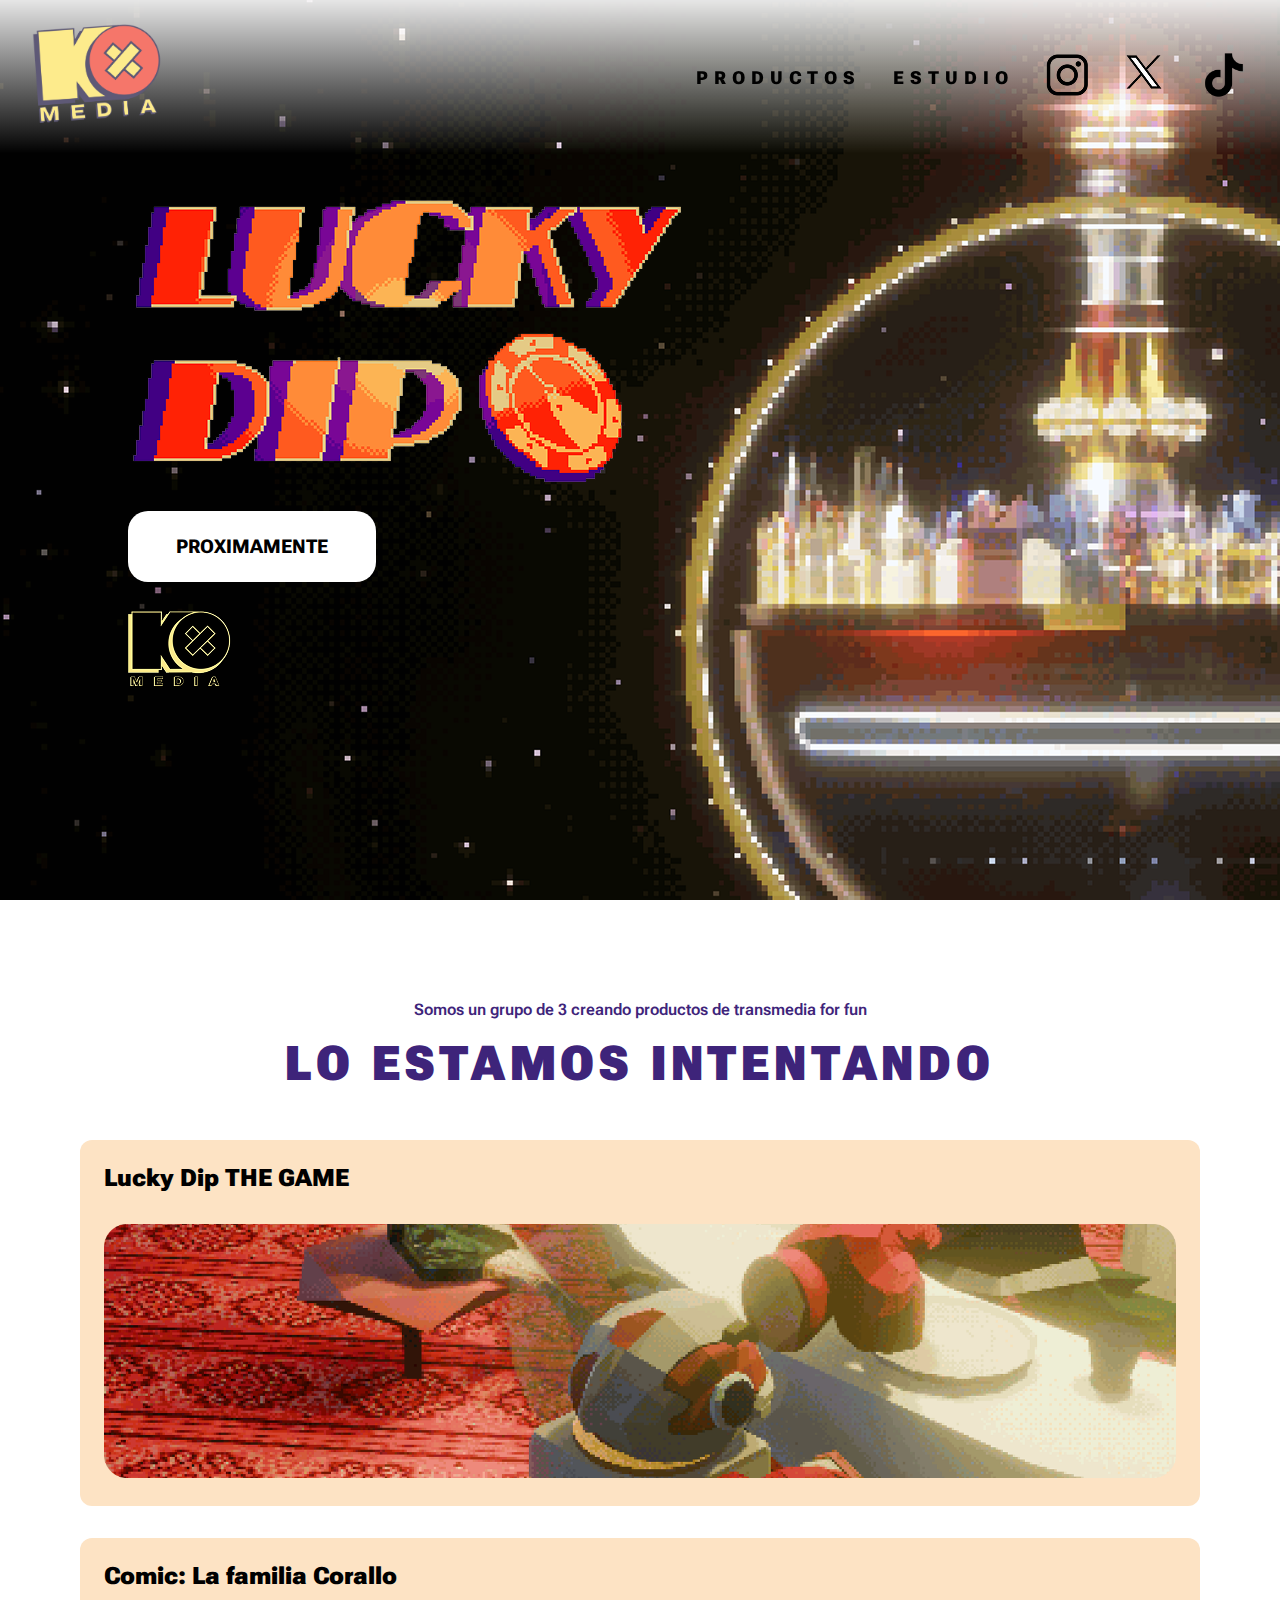
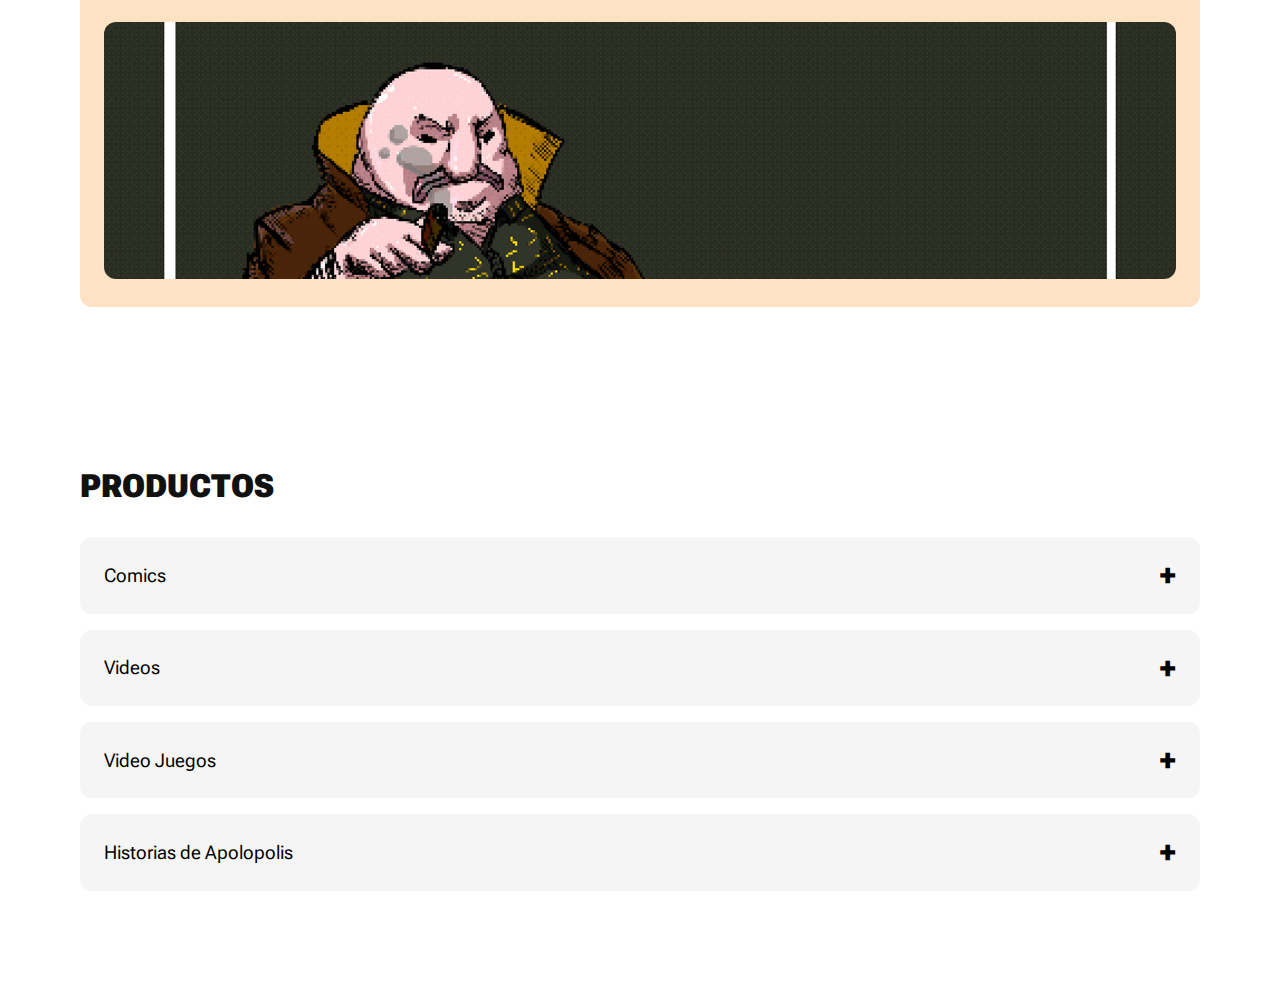
<file: index.html>
<!-- index.html -->
<!DOCTYPE html>
<html lang="es">
<head>
  <meta charset="UTF-8" />
  <meta name="viewport" content="width=device-width, initial-scale=1.0"/>
  <title>KO Media</title>
  <link rel="stylesheet" href="css/styles.css" />
  <link href="https://fonts.googleapis.com/css2?family=Roboto+Flex:opsz,wght@8..144,100..1000&display=swap" rel="stylesheet">

</head>
<body>

  <!-- Navbar -->
  <header class="navbar">
    <a href="index.html">
    <img src="css/Imagenes/KOmediaLOGOwtf.png" alt="KO Media Logo" class="logo"  />
    </a>
    <nav class="nav-menu">
      <a href="#productos">PRODUCTOS</a>
      <a href="estudio.html">ESTUDIO</a>
      <a href="https://www.instagram.com/ko._media/"><img src="css/Imagenes/IG.png" alt="Instagram" /></a>
      <a href="https://x.com/KO_Medi4"><img src="css/Imagenes/xxxxx.png" alt="Twitter/X" /></a>
      <a href="https://www.tiktok.com/@ko.media86"><img src="css/Imagenes/tt.png" alt="TikTok" style="width: 48px;" /></a>
    </nav>
  </header>

  <!-- Hero Section -->
  <section class="hero">
    <img src="css/Imagenes/image 73.png" class="title">
    <a class="cta" href="LuckyDip/LuckyDip.html">PROXIMAMENTE</a>
    <img src="css/Imagenes/KOmediaLOGOA-06 2.png" alt="">
  </section>

  <section class="intro">
  <p class="intro-subtitle">Somos un grupo de 3 creando productos de transmedia for fun</p>
  <h2 class="intro-title">LO ESTAMOS INTENTANDO</h2>

  <div class="cards-container">
    <!-- Card 1 -->
     <a href="LuckyDip/LuckyDip.html">
    <div class="card">
      <h3><strong>Lucky Dip THE GAME</strong></h3>
      <img src="css/Imagenes/bar0001 1.png" alt="Lucky Dip Game" />
    </div>
    </a>

    <!-- Card 2 -->
     <a href="comics.html">
    <div class="card">
      <h3><strong>Comic: La familia Corallo</strong><br></h3>
      <img src="css/Imagenes/habladoToninoPA 2.png" alt="Comic" />
    </div>
    </a>
  </div>
</section>
  <!-- Productos Section -->
  <section id="productos" class="productos">
    <h2>PRODUCTOS</h2>
    <div class="accordion">
      <a href="comics.html"><div class="item"><span>Comics</span><span class="plus">+</span></div></a>
      <a href="video.html"><div class="item"><span>Videos</span><span class="plus">+</span></div></a>
      <a href="juegos.html"><div class="item"><span>Video Juegos</span><span class="plus">+</span></div></a>
      <a href="HistoriasApolopolis/Historias de Apolopolis_ Bindi y Dundee.html"><div class="item"><span>Historias de Apolopolis</span><span class="plus">+</span></div></a>
    </div>
  </section>

</body>
</html>
</file>
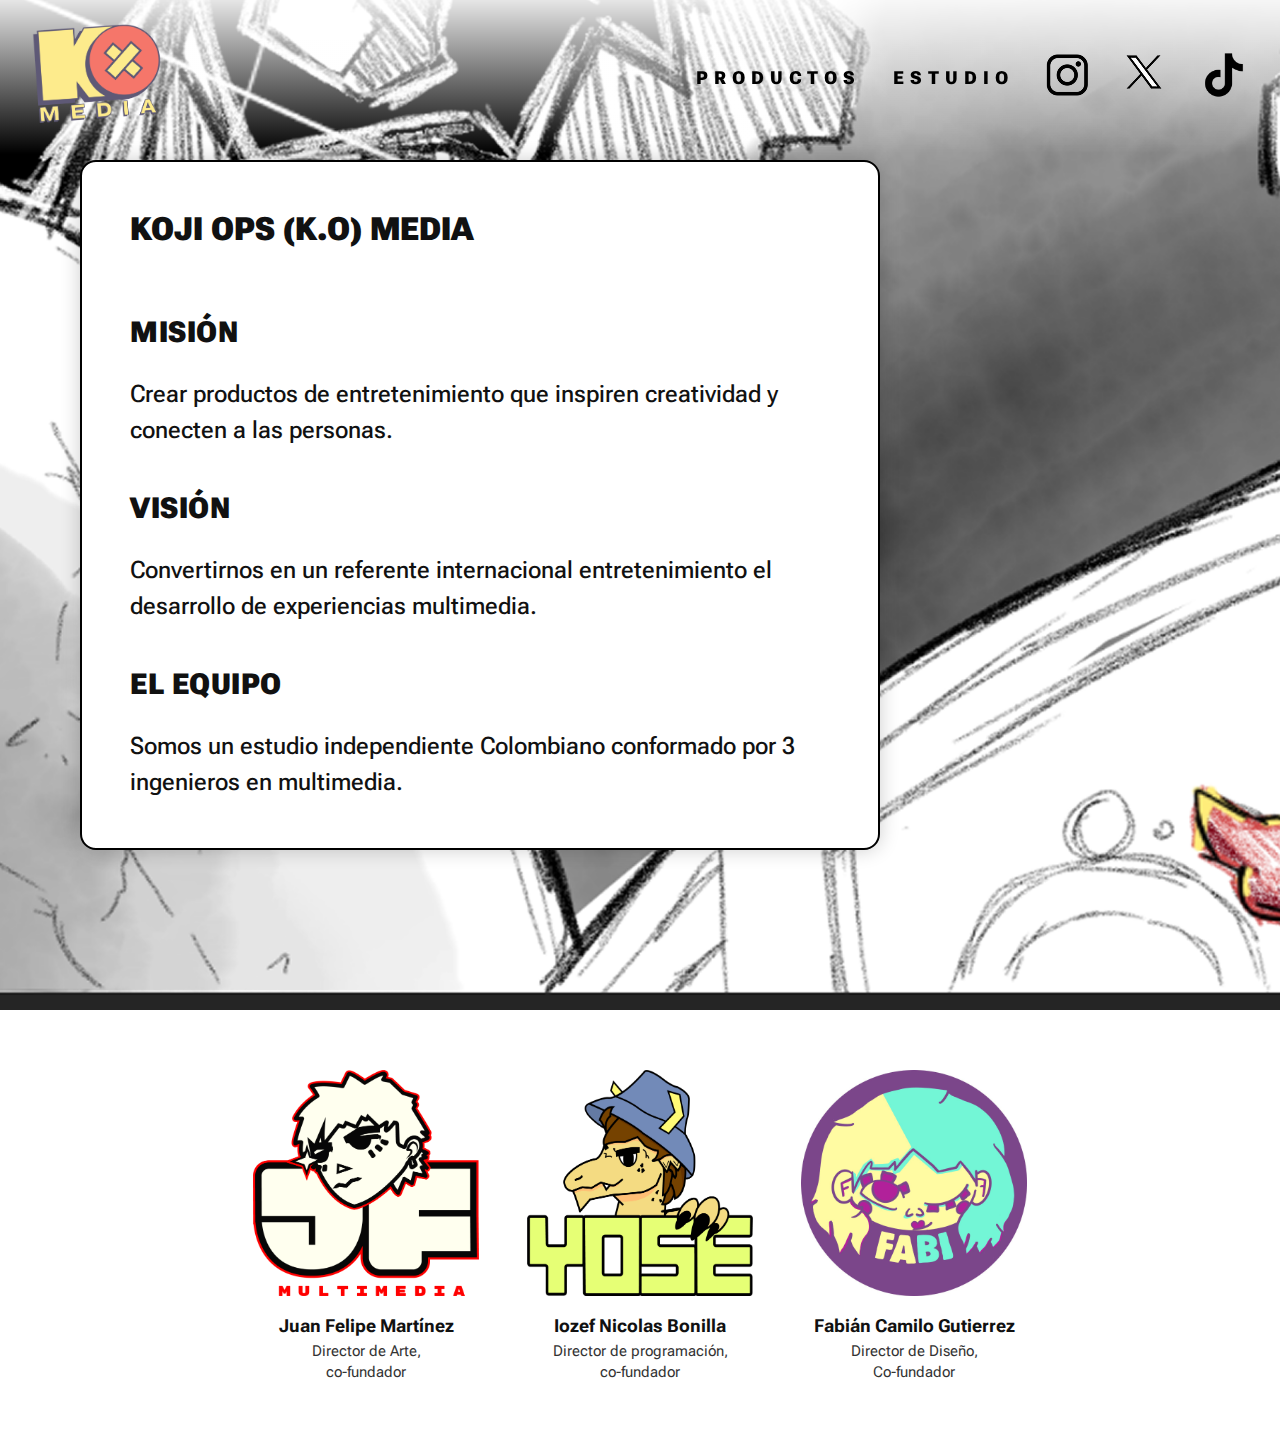
<file: estudio.html>
<!-- estudio.html -->
<!DOCTYPE html>
<html lang="es">
<head>
  <meta charset="UTF-8" />
  <meta name="viewport" content="width=device-width, initial-scale=1.0"/>
  <title>Estudio - KO Media</title>
  <link rel="stylesheet" href="css/styles.css" />
  <link href="https://fonts.googleapis.com/css2?family=Roboto+Flex:opsz,wght@8..144,100..1000&display=swap" rel="stylesheet">

</head>
<body>

  <!-- Navbar (reuse same navbar) -->
  <header class="navbar">
    <a href="index.html">
    <img src="css/Imagenes/KOmediaLOGOwtf.png" alt="KO Media Logo" class="logo"  />
    </a>
    <nav class="nav-menu">
      <a href="index.html#productos">PRODUCTOS</a>
      <a href="estudio.html">ESTUDIO</a>
      <a href="https://www.instagram.com/ko._media/"><img src="css/Imagenes/IG.png" alt="Instagram" /></a>
      <a href="https://x.com/KO_Medi4"><img src="css/Imagenes/xxxxx.png" alt="Twitter/X" /></a>
      <a href="https://www.tiktok.com/@ko.media86"><img src="css/Imagenes/tt.png" style="width: 48px;" alt="TikTok" /></a>
    </nav>
  </header>

  <!-- Estudio Section -->
  <section class="estudio">
    <div class="info-box">
      <h2>KOJI OPS (K.O) MEDIA</h2>
      <br>
      <h3>MISIÓN</h3>
      <br>
      <p>Crear productos de entretenimiento que inspiren creatividad y conecten a las personas.</p>
      <br>
      <h3>VISIÓN</h3>
      <br>
      <p>Convertirnos en un referente internacional entretenimiento el desarrollo de experiencias multimedia.</p>
      <br>
      <h3>EL EQUIPO</h3>
      <br>
      <p>Somos un estudio independiente Colombiano conformado por 3 ingenieros en multimedia.</p>
    </div>
  </section>

  <!-- Team Section -->
<section class="team-section">
  <div class="team-container">

    <!-- Member 1 -->
    <div class="team-member">
      <img src="css/Imagenes/Juanfe.png" alt="Juan Felipe Martínez" />
      <h4>Juan Felipe Martínez</h4>
      <p>Director de Arte,<br>co-fundador</p>
    </div>

    <!-- Member 2 -->
    <div class="team-member">
      <img src="css/Imagenes/eldialvo.png" alt="Iozef Nicolas Bonilla" />
      <h4>Iozef Nicolas Bonilla</h4>
      <p>Director de programación,<br>co-fundador</p>
    </div>

    <!-- Member 3 -->
    <div class="team-member">
      <img src="css/Imagenes/Fabian.jpg" alt="Fabián Camilo Gutierrez" />
      <h4>Fabián Camilo Gutierrez</h4>
      <p>Director de Diseño,<br>Co-fundador</p>
    </div>

  </div>
</section>

</body>
</html>
</file>
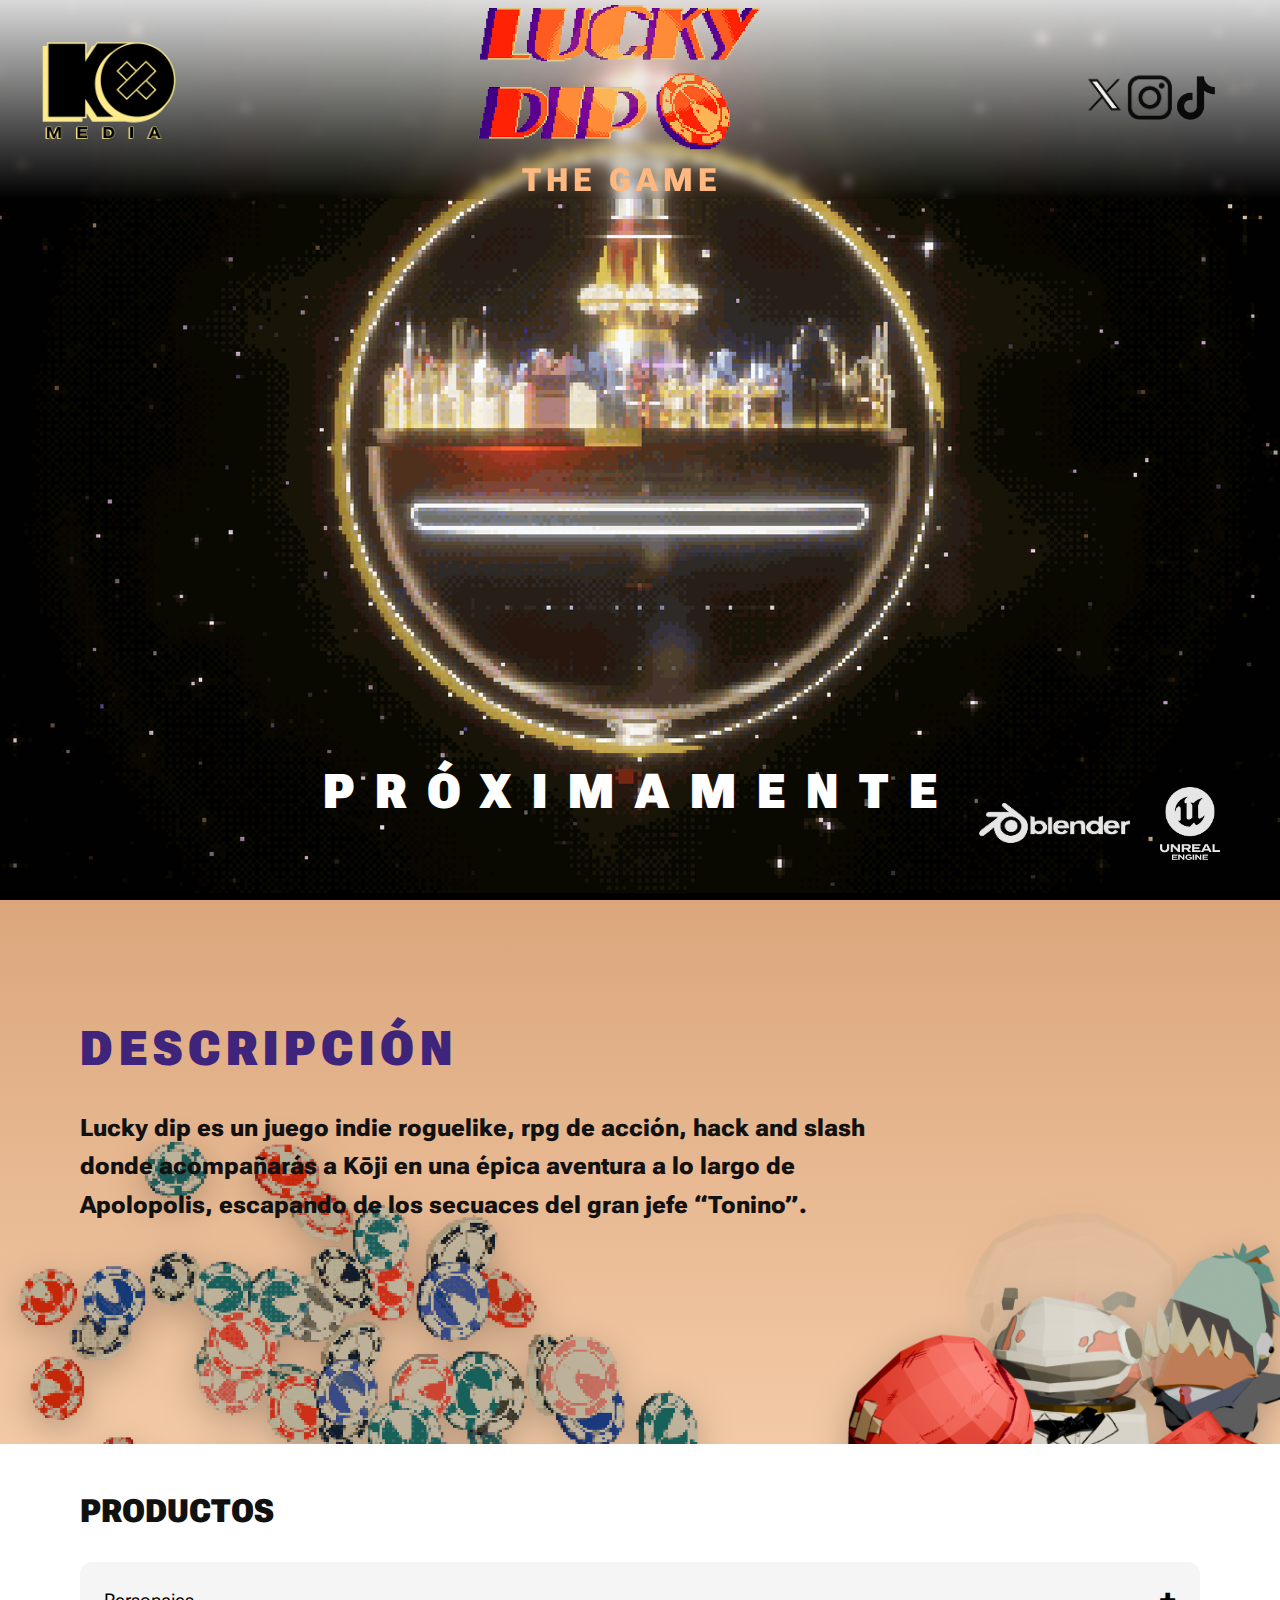
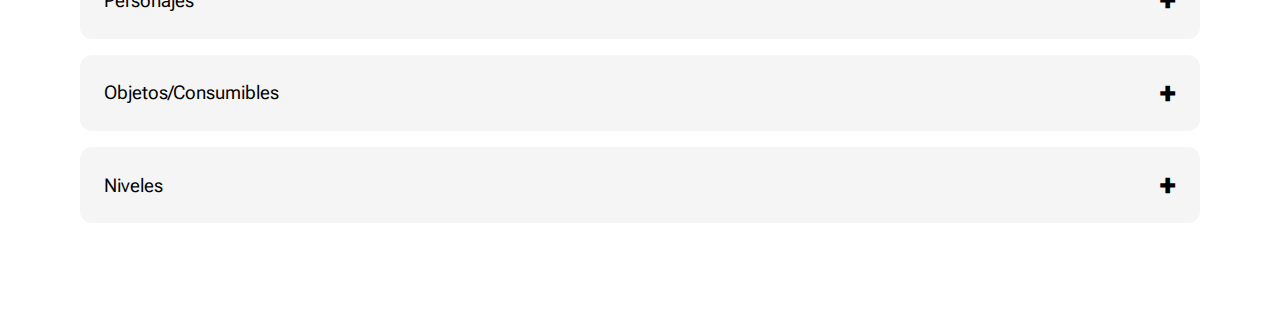
<file: LuckyDip.html>
<!-- index.html -->
<!DOCTYPE html>
<html lang="es">
<head>
  <meta charset="UTF-8" />
  <meta name="viewport" content="width=device-width, initial-scale=1.0"/>
  <title>KO Media</title>
  <link rel="stylesheet" href="luckydip.css" />
  <link href="https://fonts.googleapis.com/css2?family=Roboto+Flex:opsz,wght@8..144,100..1000&display=swap" rel="stylesheet">

</head>
<body>

  <!-- Header fijo -->
<header class="navbar-luckydip">
  <a href="index.html" class="logo-link">
    <img src="Logo/KOmediaLOGOA-06 2.png" alt="KO Media Logo" class="logo-luckydip" />
  </a>

  <div class="center-logo">
    <img src="css/Imagenes/image 73.png" alt="Lucky Dip Logo" class="luckydip-logo" />
    <h3 class="the-game">THE GAME</h3>
  </div>

  <nav class="nav-icons">
    <a href="https://x.com/KO_Medi4"><img src="css/Imagenes/xxxxx.png" alt="YouTube" class="social-icon" /></a>
    <a href="https://www.instagram.com/ko._media/"><img src="css/Imagenes/IG.png" alt="Instagram" class="social-icon" /></a>
    <a href="https://www.tiktok.com/@ko.media86"><img src="css/Imagenes/tt.png" alt="TikTok" style="width: 48px;" class="social-icon" /></a>
  </nav>
</header>


  <!-- Hero Section -->
  <section class="hero">
    <p class="coming-soon">PRÓXIMAMENTE</p>
     <div class="engine-logos">
    <img src="css/Imagenes/blender.png" alt="Blender logo">
    <img src="css/Imagenes/unreal.png" alt="Unreal Engine logo" style="width: 60px; height: auto;">
  </div>
  </section>

 <section class="intro">
  <div class="intro-inner">
    <h2 class="intro-title">DESCRIPCIÓN</h2>
    <p class="intro-subtitle">
      Lucky dip es un juego indie roguelike, rpg de acción, hack and slash donde acompañarás a Kōji en una épica aventura a lo largo de Apolopolis, escapando de los secuaces del gran jefe “Tonino”.
    </p>
  </div>

  <!-- Imágenes separadas -->
  <img src="css/Imagenes/fichasvarias0007 1.png" alt="" class="intro-chips" aria-hidden="true">
  <img src="css/Imagenes/EstesiesKojiypirana.png" alt="" class="intro-character" aria-hidden="true">
</section>

  <!-- Productos Section -->
  <section id="productos" class="productos">
    <h2>PRODUCTOS</h2>
    <div class="accordion">
      <a class="item" href="LuckyDip/personajes.html"><span>Personajes</span><span class="plus">+</span></a>
      <a class="item" href="LuckyDip/objetos.html"><span>Objetos/Consumibles</span><span class="plus">+</span></a>
      <a class="item" href="LuckyDip/niveles.html"><span>Niveles</span><span class="plus">+</span></a>
    </div>
  </section>

</body>
</html>
</file>
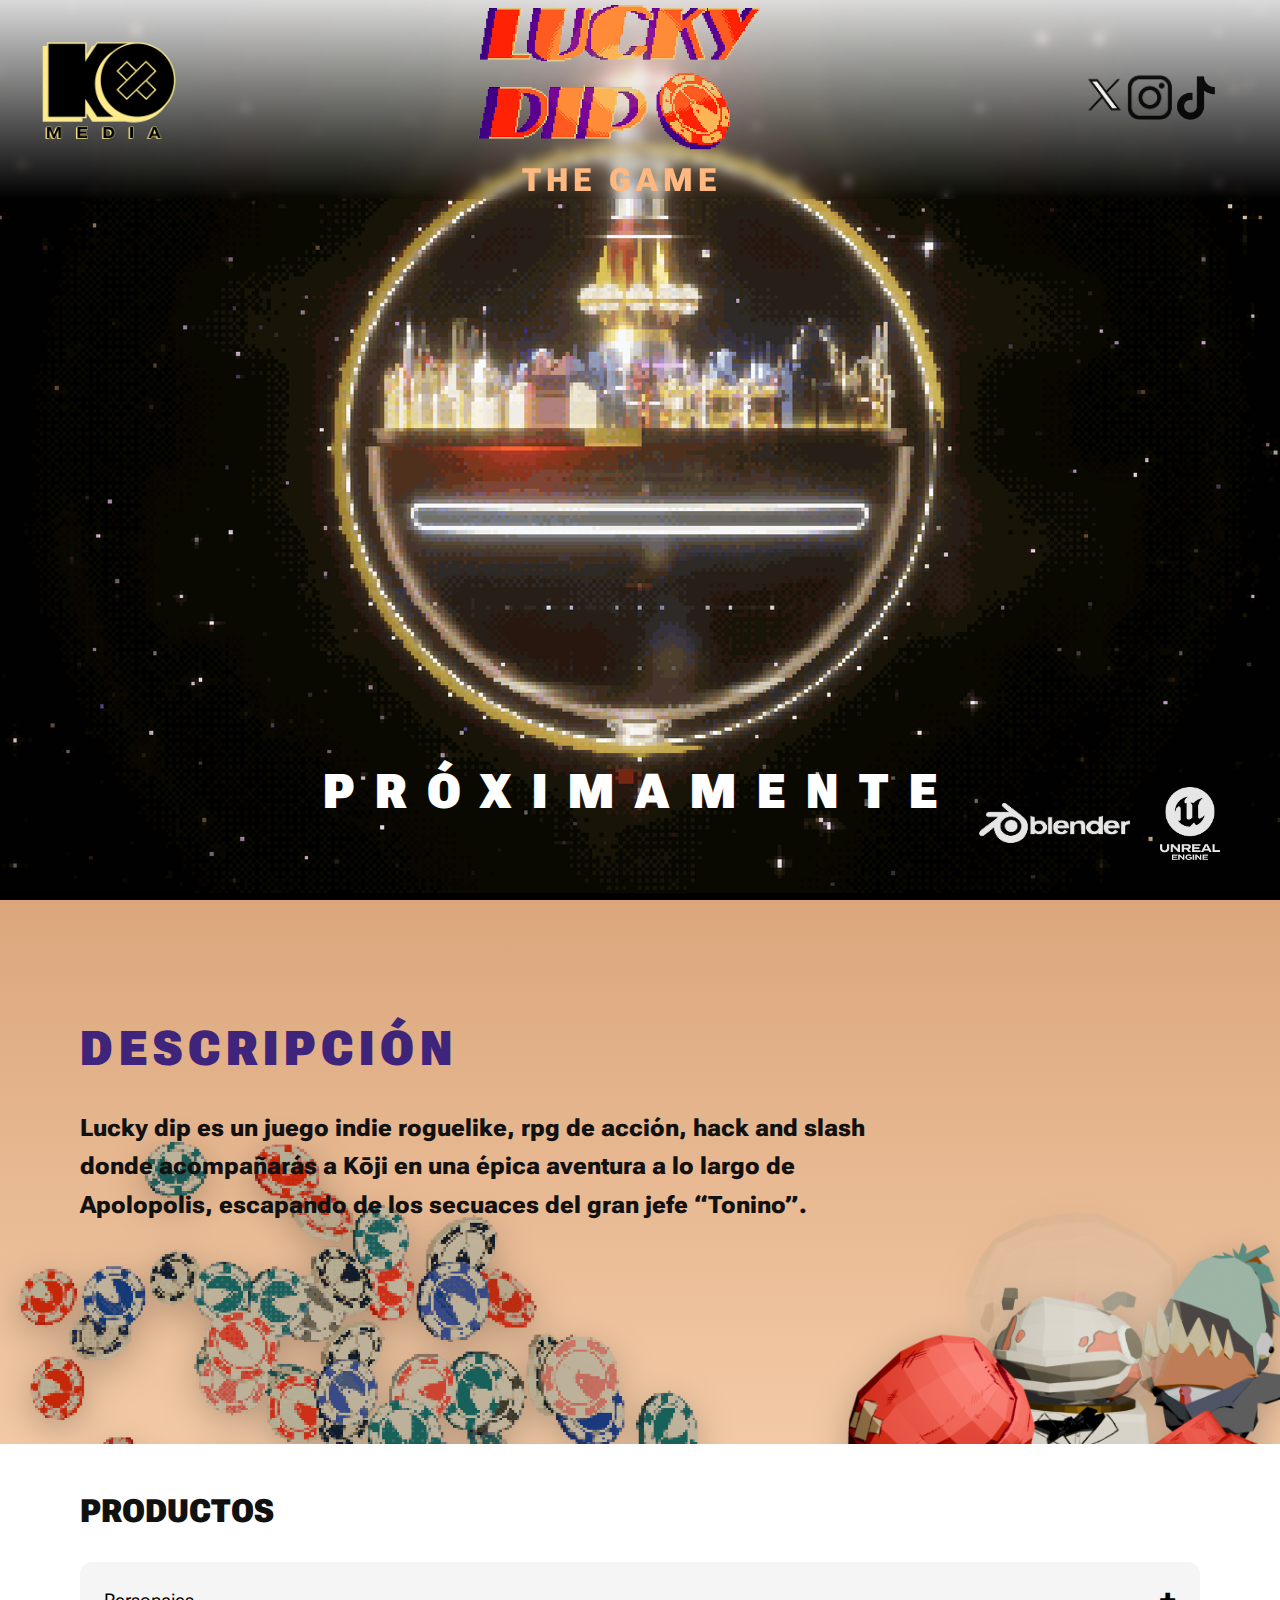
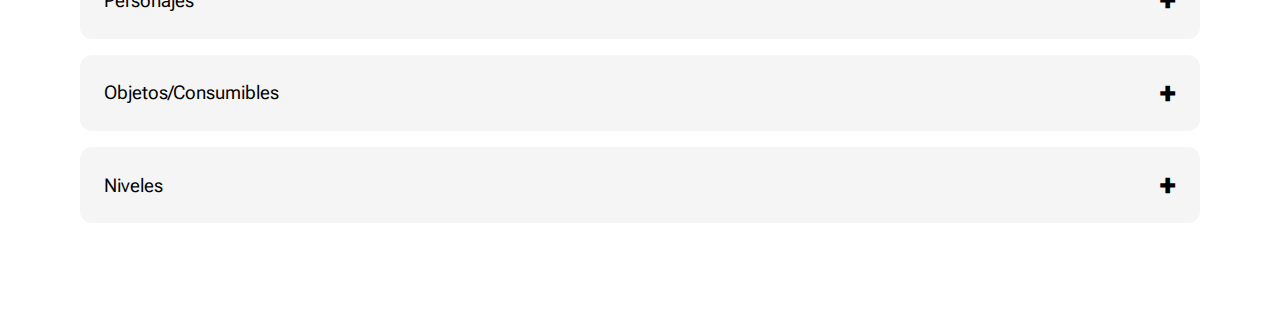
<file: LuckyDip/LuckyDip.html>
<!-- index.html -->
<!DOCTYPE html>
<html lang="es">
<head>
  <meta charset="UTF-8" />
  <meta name="viewport" content="width=device-width, initial-scale=1.0"/>
  <title>KO Media</title>
  <link rel="stylesheet" href="/css/luckydip.css" />
  <link href="https://fonts.googleapis.com/css2?family=Roboto+Flex:opsz,wght@8..144,100..1000&display=swap" rel="stylesheet">

</head>
<body>

  <!-- Header fijo -->
<header class="navbar-luckydip">
  <a href="/index.html" class="logo-link">
    <img src="/Logo/KOmediaLOGOA-06 2.png" alt="KO Media Logo" class="logo-luckydip" />
  </a>

  <div class="center-logo">
    <img src="/css/Imagenes/image 73.png" alt="Lucky Dip Logo" class="luckydip-logo" />
    <h3 class="the-game">THE GAME</h3>
  </div>

  <nav class="nav-icons">
    <a href="https://x.com/KO_Medi4"><img src="/css/Imagenes/xxxxx.png" alt="YouTube" class="social-icon" /></a>
    <a href="https://www.instagram.com/ko._media/"><img src="/css/Imagenes/IG.png" alt="Instagram" class="social-icon" /></a>
    <a href="https://www.tiktok.com/@ko.media86"><img src="/css/Imagenes/tt.png" alt="TikTok" style="width: 48px;" class="social-icon" /></a>
  </nav>
</header>


  <!-- Hero Section -->
  <section class="hero">
    <p class="coming-soon">PRÓXIMAMENTE</p>
     <div class="engine-logos">
    <img src="/css/Imagenes/blender.png" alt="Blender logo">
    <img src="/css/Imagenes/unreal.png" alt="Unreal Engine logo" style="width: 60px; height: auto;">
  </div>
  </section>

 <section class="intro">
  <div class="intro-inner">
    <h2 class="intro-title">DESCRIPCIÓN</h2>
    <p class="intro-subtitle">
      Lucky dip es un juego indie roguelike, rpg de acción, hack and slash donde acompañarás a Kōji en una épica aventura a lo largo de Apolopolis, escapando de los secuaces del gran jefe “Tonino”.
    </p>
  </div>

  <!-- Imágenes separadas -->
  <img src="/css/Imagenes/fichasvarias0007 1.png" alt="" class="intro-chips" aria-hidden="true">
  <img src="/css/Imagenes/EstesiesKojiypirana.png" alt="" class="intro-character" aria-hidden="true">
</section>

  <!-- Productos Section -->
  <section id="productos" class="productos">
    <h2>PRODUCTOS</h2>
    <div class="accordion">
      <a class="item" href="/LuckyDip/personajes.html"><span>Personajes</span><span class="plus">+</span></a>
      <a class="item" href="/LuckyDip/objetos.html"><span>Objetos/Consumibles</span><span class="plus">+</span></a>
      <a class="item" href="/LuckyDip/niveles.html"><span>Niveles</span><span class="plus">+</span></a>
    </div>
  </section>

</body>
</html>
</file>
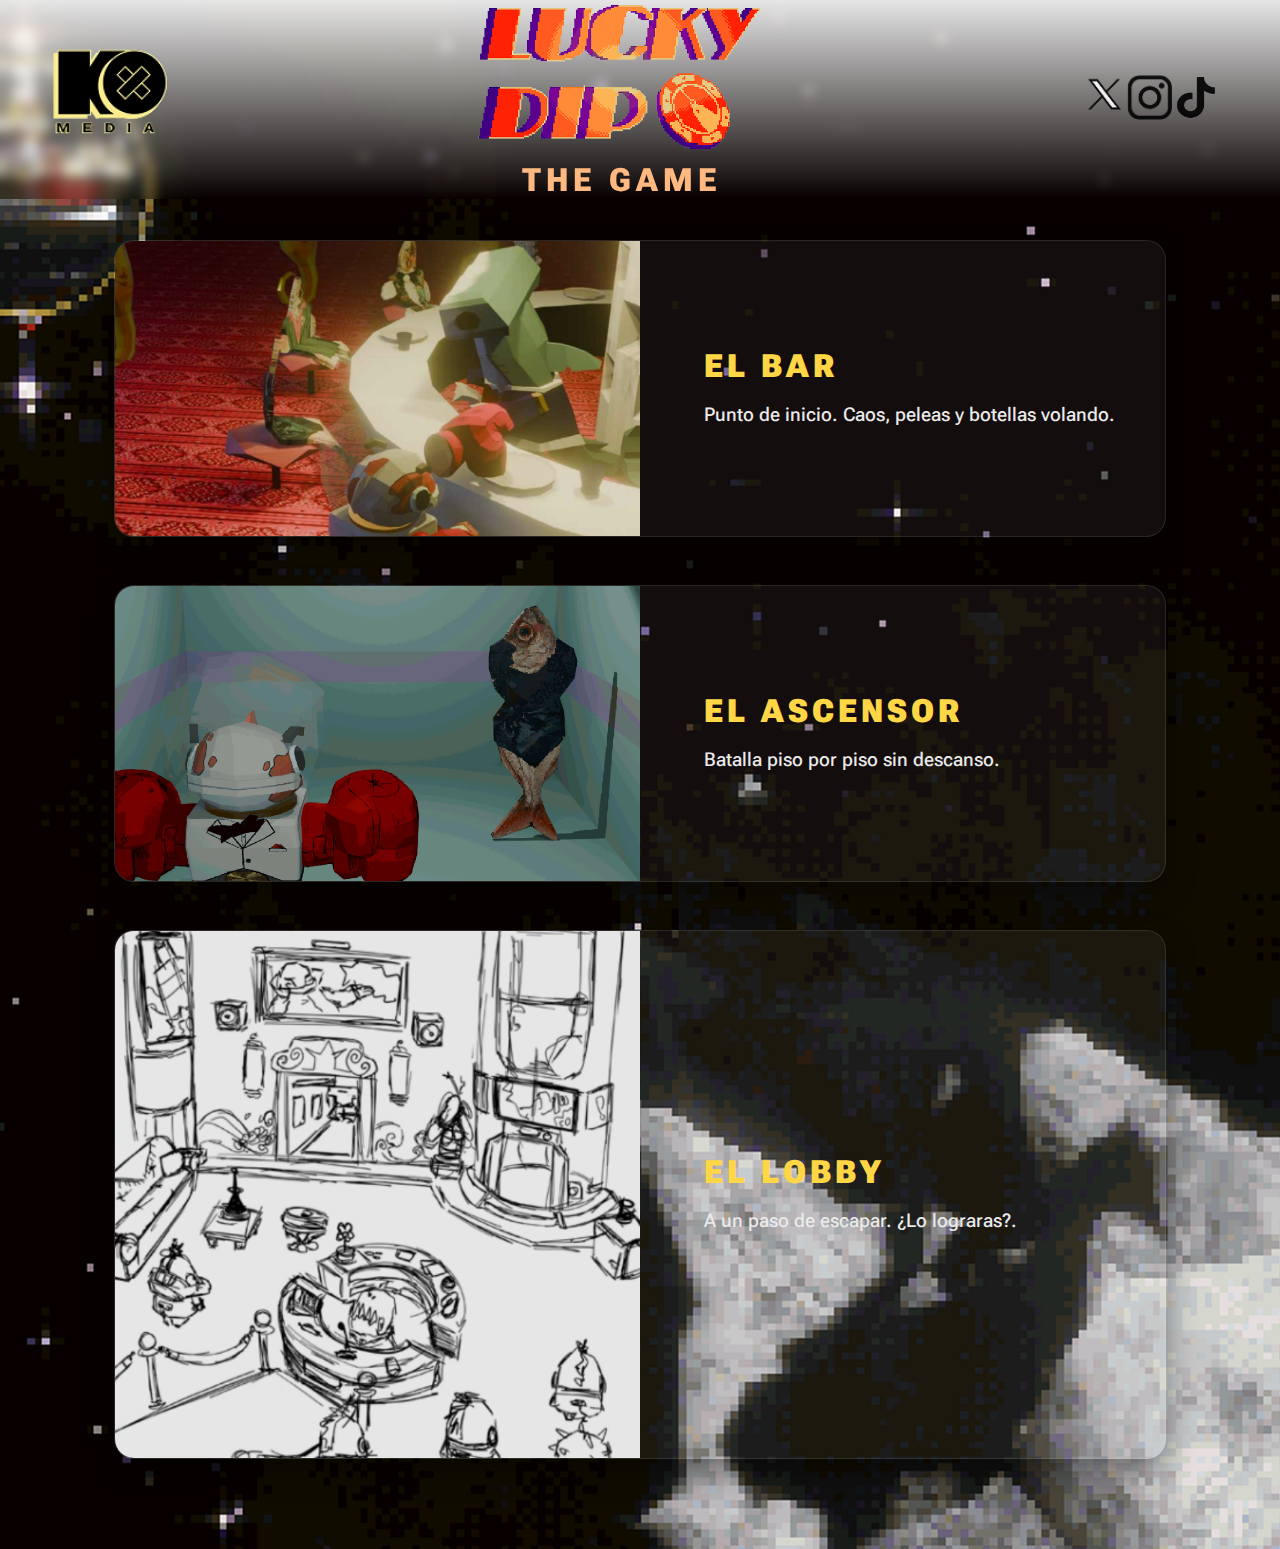
<file: LuckyDip/niveles.html>
<!DOCTYPE html>
<html lang="es">
<head>
  <meta charset="UTF-8" />
  <meta name="viewport" content="width=device-width, initial-scale=1.0" />
  <title>Niveles | Lucky Dip THE GAME</title>

  <link href="https://fonts.googleapis.com/css2?family=Roboto+Flex:opsz,wght@8..144,400;700;900&display=swap" rel="stylesheet">
  <link rel="stylesheet" href="niveles.css" />
</head>
<body>

  <!-- ===== HEADER (igual al de personajes y objetos) ===== -->
  <header class="navbar-luckydip">
    <a href="/index.html" class="logo-link">
      <img src="/css/Imagenes/KOmediaLOGOA-06 2.png" alt="KO Media Logo" class="logo-luckydip">
    </a>

    <a href="/LuckyDip.html" class="center-logo">
      <img src="/css/Imagenes/image 73.png" alt="Lucky Dip Logo" class="luckydip-logo">
      <h3 class="the-game">THE GAME</h3>
    </a>

    <nav class="nav-icons">
      <a href="https://x.com/KO_Medi4"><img src="/css/Imagenes/xxxxx.png" alt="Twitter" class="social-icon" /></a>
    <a href="https://www.instagram.com/ko._media/"><img src="/css/Imagenes/IG.png" alt="Instagram" class="social-icon" /></a>
    <a href="https://www.tiktok.com/@ko.media86"><img src="/css/Imagenes/tt.png" alt="TikTok" style="width: 48px;" class="social-icon" /></a>
    </nav>
  </header>

  <!-- ===== CONTENIDO PRINCIPAL ===== -->
  <main class="levels">
    <!-- EL BAR -->
     <a href="niveles/bar.html" style="text-decoration: none;">
    <section class="level-card">
      <img src="/css/Imagenes/niveles/bar.png" alt="El Bar" class="level-image">
      <div class="level-info">
        <h2 class="level-title">EL BAR</h2>
        <p class="level-desc">Punto de inicio. Caos, peleas y botellas volando.</p>
      </div>
    </section>
    </a>

    <!-- EL ASCENSOR -->
     <a href="niveles/ascensor.html" style="text-decoration: none;">
    <section class="level-card">
      <img src="/css/Imagenes/niveles/ascensor.png" alt="El Ascensor" class="level-image">
      <div class="level-info">
        <h2 class="level-title">EL ASCENSOR</h2>
        <p class="level-desc">Batalla piso por piso sin descanso.</p>
      </div>
    </section>
    </a>
    <!-- EL LOBBY -->
      <a href="niveles/lobby.html" style="text-decoration: none;">
    <section class="level-card">
      <img src="/css/Imagenes/niveles/lobby.png" alt="El Lobby" class="level-image">
      <div class="level-info">
        <h2 class="level-title">EL LOBBY</h2>
        <p class="level-desc">A un paso de escapar. ¿Lo lograras?.</p>
      </div>
    </section>
    </a>
  </main>

</body>
</html>
</file>
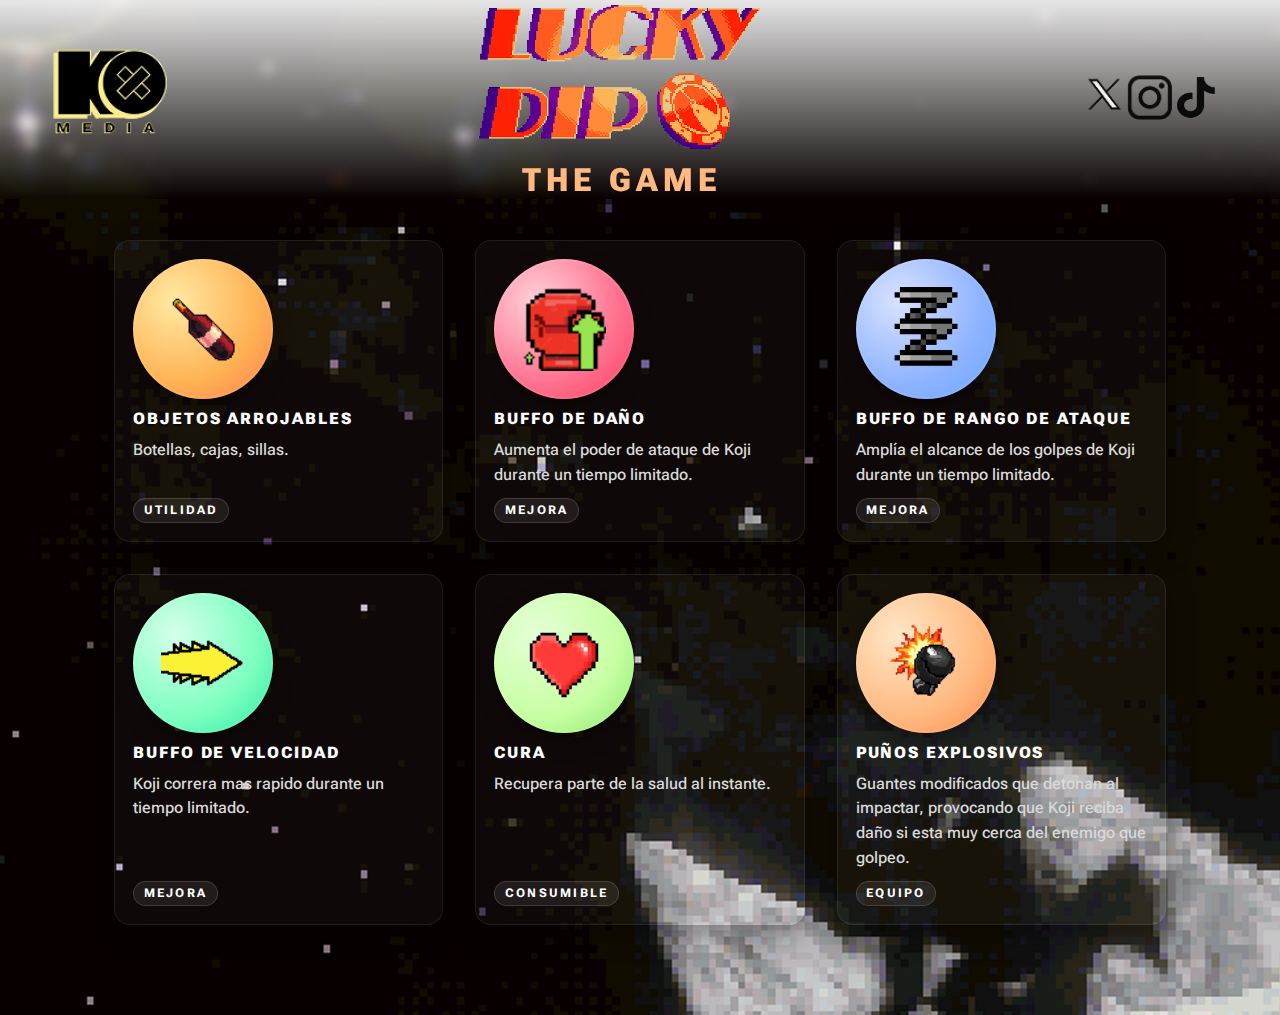
<file: LuckyDip/objetos.html>
<!DOCTYPE html>
<html lang="es">
<head>
  <meta charset="UTF-8" />
  <meta name="viewport" content="width=device-width, initial-scale=1.0"/>
  <title>Objetos | Lucky Dip THE GAME</title>

  <link href="https://fonts.googleapis.com/css2?family=Roboto+Flex:opsz,wght@8..144,400;700;900&display=swap" rel="stylesheet">
  <link rel="stylesheet" href="/css/Luckydip/objetos.css" />
</head>
<body>

  <!-- ===== HEADER (igual a Lucky Dip) ===== -->
<header class="navbar-luckydip">
  <a href="/index.html" class="logo-link">
    <img src="/css/Imagenes/KOmediaLOGOA-06 2.png" alt="KO Media Logo" class="logo-luckydip">
  </a>

  <a href="/LuckyDip/LuckyDip.html" class="center-logo">
    <img src="/css/Imagenes/image 73.png" alt="Lucky Dip Logo" class="luckydip-logo">
    <h3 class="the-game">THE GAME</h3>
  </a>

  <nav class="nav-icons">
    <a href="https://x.com/KO_Medi4"><img src="/css/Imagenes/xxxxx.png" alt="Twitter" class="social-icon" /></a>
    <a href="https://www.instagram.com/ko._media/"><img src="/css/Imagenes/IG.png" alt="Instagram" class="social-icon" /></a>
    <a href="https://www.tiktok.com/@ko.media86"><img src="/css/Imagenes/tt.png" alt="TikTok" style="width: 48px;" class="social-icon" /></a>
</header>


  <!-- ===== CATÁLOGO ===== -->
  <main class="items-grid">
    <!-- Objetos arrojables -->
    <article class="item-card">
      <div class="item-icon gradient-throw">
      <img src="/css/Imagenes/Buffos/Botella.png" alt="Objetos arrojables">
      </div>
      <h3 class="item-title">Objetos arrojables</h3>
      <p class="item-desc">Botellas, cajas, sillas.</p>
      <span class="item-tag">Utilidad</span>
    </article>

    <!-- Buffo de daño -->
    <article class="item-card">
      <div class="item-icon gradient-damage">
        <img src="/css/Imagenes/Buffos/DAÑOV2.png" alt="">
      </div>
      <h3 class="item-title">Buffo de daño</h3>
      <p class="item-desc">Aumenta el poder de ataque de Koji durante un tiempo limitado.</p>
      <span class="item-tag">Mejora</span>
    </article>

    <!-- Buffo de rango de ataque -->
    <article class="item-card">
      <div class="item-icon gradient-range">
        <img src="/css/Imagenes/Buffos/Spring.png" alt="">
      </div>
      <h3 class="item-title">Buffo de rango de ataque</h3>
      <p class="item-desc">Amplía el alcance de los golpes de Koji durante un tiempo limitado.</p>
      <span class="item-tag">Mejora</span>
    </article>

    <!-- Buffo de velocidad -->
    <article class="item-card">
      <div class="item-icon gradient-speed">
        <img src="/css/Imagenes/Buffos/Speed.png" alt="">
      </div>
      <h3 class="item-title">Buffo de velocidad</h3>
      <p class="item-desc">Koji correra mas rapido durante un tiempo limitado.</p>
      <span class="item-tag">Mejora</span>
    </article>

    <!-- Cura -->
    <article class="item-card">
      <div class="item-icon gradient-heal">
        <img src="/css/Imagenes/Buffos/lavidajasdljkas.png" alt="">
      </div>
      <h3 class="item-title">Cura</h3>
      <p class="item-desc">Recupera parte de la salud al instante.</p>
      <span class="item-tag">Consumible</span>
    </article>

    <!-- Puños explosivos -->
    <article class="item-card">
      <div class="item-icon gradient-explosive">
        <img src="/css/Imagenes/Buffos/PuñoBomba.png" alt="" style="width: 100px;">
      </div>
      <h3 class="item-title">Puños explosivos</h3>
      <p class="item-desc">Guantes modificados que detonan al impactar, provocando que Koji reciba daño si esta muy cerca del enemigo que golpeo.</p>
      <span class="item-tag">Equipo</span>
    </article>
  </main>

  <!-- (Opcional) Footer -->
  <!-- <footer class="footer">...</footer> -->

</body>
</html>
</file>
<file: css/styles.css>
/* Reset + Fonts */
.roboto-flex {
  font-family: "Roboto Flex", sans-serif;
  font-optical-sizing: auto;
  font-weight: 400; /* Choose weight: 100–1000 */
  font-style: normal;
  font-variation-settings:
    "slnt" 0,
    "wdth" 100,
    "GRAD" 0,
    "XOPQ" 96,
    "XTRA" 468,
    "YOPQ" 79,
    "YTAS" 750,
    "YTDE" -203,
    "YTFI" 738,
    "YTLC" 514,
    "YTUC" 712;
}

* {
  margin: 0;
  padding: 0;
  box-sizing: border-box;
}
body {
  font-family: 'Roboto flex', Medium;
  background-color: #000;
  color: #111;
}
a {
  text-decoration: none;
  color: #000;
}

/* Navbar */
.navbar {
  display: flex;
  justify-content: space-between;
  align-items: center;
  padding: 1.5rem 2rem;
  background: linear-gradient(to bottom, rgba(255,255,255,0.9), transparent);
  position: fixed;
  width: 100%;
  z-index: 999;
}
.logo {
  width: 130px;
}
.nav-menu {
  display: flex;
  align-items: center;
  gap: 2rem;
}
.nav-menu a {
  font-weight: 900;
  letter-spacing: 6px;
  font-size: 18px;
}

/* Hero Section */
.hero {
  background-image: url("Imagenes/apolopolis\ test\ 2.png");
  height: 100vh;
  display: flex;
  flex-direction: column;
  justify-content: center;
  align-items: flex-start;
  padding: 150px 80px;
  color: #fff;
}
.title {
  font-size: 5rem;
  font-weight: 900;
  color: orange;
  text-shadow: 4px 4px 0px purple;
}
.cta {
  margin-top: 1rem;
  margin-bottom: 1rem;
  margin-left: 3rem;
  padding: 24px 48px;
  background: #fff;
  border-radius: 20px;
  font-weight: 800;
  font-size: 1.2rem;
  border: none;
  cursor: pointer;
  
}

/* Productos Section */
.productos {
  padding: 100px 80px 80px;
  background: #fff;
}
.productos h2 {
  font-size: 2rem;
  font-weight: 900;
  margin-bottom: 2rem;
}
.accordion .item {
  background: #f5f5f5;
  padding: 1.2rem 1.5rem;
  border-radius: 12px;
  display: flex;
  justify-content: space-between;
  align-items: center;
  margin-bottom: 1rem;
  cursor: pointer;
  font-size: 1.2rem;
}
.plus {
  font-size: 2rem;
  font-weight: bold;
}

/* Estudio Section */
.estudio {
  background: url('Imagenes/wtfffff.png') center/cover no-repeat;
  min-height: 100vh;
  padding: 160px 80px;
  position: relative;
}
.info-box {
  background: #fff;
  border-radius: 16px;
  padding: 3rem;
  max-width: 800px;
  font-family: "Roboto Flex", sans-serif;
  font-optical-sizing: auto;
  font-variation-settings:
    "slnt" 0,
    "wdth" 100,
    "GRAD" 0,
    "XOPQ" 96,
    "XTRA" 468,
    "YOPQ" 79,
    "YTAS" 750,
    "YTDE" -203,
    "YTFI" 738,
    "YTLC" 514,
    "YTUC" 712;
  box-shadow: 0 0 20px rgba(0, 0, 0, 0.2);
  border: 2px solid #000;
}

/* Heading */
.info-box h2 {
  font-weight: 1000;
  font-size: 2rem;
  margin-bottom: 1.5rem;
}

/* Section Titles like "MISIÓN", "VISIÓN" */
.info-box h3 {
  font-weight: 900;
  font-size: 1.8rem;
  margin-top: 1.5rem;
  margin-bottom: 0.5rem;
  letter-spacing: 0.5px;
}

/* Paragraph text */
.info-box p {
  font-weight: 500;
  font-size: 1.5rem;
  line-height: 1.5;
  color: #111;
}



/* Intro Section */
.intro {
  padding: 100px 80px 60px;
  background-color: #fff;
  text-align: center;
}
.intro-subtitle {
  color: #3e247a;
  font-weight: 600;
  font-size: 1rem;
  margin-bottom: 1rem;
}
.intro-title {
  font-size: 3rem;
  font-weight: 900;
  letter-spacing: 0.3rem;
  color: #3e247a;
  margin-bottom: 3rem;
}

/* Cards */
.cards-container {
  display: flex;
  flex-direction: column;
  gap: 2rem;
}
.card {
  background-color: #fde3c4;
  border-radius: 12px;
  padding: 1.5rem;
  text-align: left;
}
.card h3 {
  font-size: 1.5rem;
  font-weight: 700;
  margin-bottom: 2rem;
}
.card img {
  width: 100%;
  border-radius: 12px;
  object-fit: cover;
}


/* Team Section */
.team-section {
  background-color: #fff;
  padding: 60px 40px;
}

.team-container {
  display: flex;
  flex-direction: column;
  gap: 3rem;
  align-items: center;
  text-align: center;
}

.team-member img {
  width: 226px;
  height: 226px;
  margin-bottom: 1rem;
}

.team-member h4 {
  font-size: 1.1rem;
  font-weight: 700;
  margin-bottom: 0.3rem;
}

.team-member p {
  font-size: 0.95rem;
  color: #333;
  line-height: 1.4;
}

/* Responsive Grid for wider screens */
@media screen and (min-width: 768px) {
  .team-container {
    flex-direction: row;
    justify-content: center;
  }
}
</file>
<file: luckydip.css>
/* Reset + Fonts */
.roboto-flex {
  font-family: "Roboto Flex", sans-serif;
  font-optical-sizing: auto;
  font-weight: 400; /* Choose weight: 100–1000 */
  font-style: normal;
  font-variation-settings:
    "slnt" 0,
    "wdth" 100,
    "GRAD" 0,
    "XOPQ" 96,
    "XTRA" 468,
    "YOPQ" 79,
    "YTAS" 750,
    "YTDE" -203,
    "YTFI" 738,
    "YTLC" 514,
    "YTUC" 712;
}

* {
  margin: 0;
  padding: 0;
  box-sizing: border-box;
}
body {
  font-family: 'Roboto flex', Medium;
  background-color: #000;
  color: #111;
}
a {
  text-decoration: none;
  color: #000;
}

/* Navbar */
.navbar {
  display: flex;
  justify-content: space-between;
  align-items: center;
  padding: 1.5rem 2rem;
  background: linear-gradient(to bottom, rgba(255,255,255,0.9), transparent);
  position: fixed;
  width: 100%;
  z-index: 999;
}
.logo {
  width: 130px;
}
.nav-menu {
  display: flex;
  align-items: center;
  gap: 2rem;
}
.nav-menu a {
  font-weight: 900;
  letter-spacing: 6px;
  font-size: 18px;
}

/* Hero Section */
.hero {
  position: relative;
  height: 100vh;
  background: url("css/Imagenes/apolopolisluckydip.png") center top / cover no-repeat;
  display: flex;
  flex-direction: row;
  justify-content: center; /* 🔹 Empuja contenido arriba/abajo */
  align-items: end;
  text-align: center;
  padding: 60px 0 40px; /* 🔹 Margen arriba y abajo */
}
.hero .coming-soon {
  font-weight: 900;
  font-size: 3rem;
  color: white;
  letter-spacing: 21px;
  margin-bottom: 40px; /* 🔹 Espacio del borde inferior */
}
.title {
  font-size: 5rem;
  font-weight: 900;
  color: orange;
  text-shadow: 4px 4px 0px purple;
}
.cta {
  margin-top: 1rem;
  margin-bottom: 1rem;
  margin-left: 3rem;
  padding: 24px 48px;
  background: #fff;
  border-radius: 20px;
  font-weight: 800;
  font-size: 1.2rem;
  border: none;
  cursor: pointer;
  
}

/* Productos Section */
.productos {
  padding: 100px 80px 80px;
  background: #fff;
}
.productos h2 {
  font-size: 2rem;
  font-weight: 900;
  margin-bottom: 2rem;
}
.accordion .item {
  background: #f5f5f5;
  padding: 1.2rem 1.5rem;
  border-radius: 12px;
  display: flex;
  justify-content: space-between;
  align-items: center;
  margin-bottom: 1rem;
  cursor: pointer;
  font-size: 1.2rem;
}
.plus {
  font-size: 2rem;
  font-weight: bold;
}

/* Estudio Section */
.estudio {
  background: url('Imagenes/wtfffff.png') center/cover no-repeat;
  min-height: 100vh;
  padding: 160px 80px;
  position: relative;
}
.info-box {
  background: #fff;
  border-radius: 16px;
  padding: 3rem;
  max-width: 800px;
  font-family: "Roboto Flex", sans-serif;
  font-optical-sizing: auto;
  font-variation-settings:
    "slnt" 0,
    "wdth" 100,
    "GRAD" 0,
    "XOPQ" 96,
    "XTRA" 468,
    "YOPQ" 79,
    "YTAS" 750,
    "YTDE" -203,
    "YTFI" 738,
    "YTLC" 514,
    "YTUC" 712;
  box-shadow: 0 0 20px rgba(0, 0, 0, 0.2);
  border: 2px solid #000;
}

/* Heading */
.info-box h2 {
  font-weight: 1000;
  font-size: 2rem;
  margin-bottom: 1.5rem;
}

/* Section Titles like "MISIÓN", "VISIÓN" */
.info-box h3 {
  font-weight: 900;
  font-size: 1.8rem;
  margin-top: 1.5rem;
  margin-bottom: 0.5rem;
  letter-spacing: 0.5px;
}

/* Paragraph text */
.info-box p {
  font-weight: 500;
  font-size: 1.5rem;
  line-height: 1.5;
  color: #111;
}



/* Intro Section */
/* ===== LUCKY DIP DESCRIPCIÓN ===== */
/* Intro: la banda color piel */
.intro {
  background: linear-gradient(180deg, #dba67c 0%, #f3caa6 100%);
  color: #111;
  padding: 120px 80px;
  padding-bottom: clamp(140px, 18vw, 220px); /* MÁS AIRE ABAJO */
  position: relative;
  overflow: hidden; /* <— evita que se monten sobre la siguiente sección */
  font-family: "Roboto Flex", sans-serif;
}

/* Texto */
.intro-title {
  color: #3e247a;
  font-size: 3rem;
  font-weight: 900;
  letter-spacing: 6px;
  margin-bottom: 2rem;
  text-align: left;
  text-transform: uppercase;
}
.intro-subtitle {
  color: #111;
  font-weight: 800;
  font-size: 1.5rem;
  max-width: 850px;
  line-height: 1.6;
  text-align: left;
}

/* Imágenes decorativas */
.intro-chips {
      position: absolute;
    left: clamp(-141px, 0vw, 0px);
    top: 149px;
    width: 1000px;
    /* transform: rotate(-8deg); */
    filter: drop-shadow(0 10px 18px rgba(0, 0, 0, .25));
    z-index: 1;
    pointer-events: none;
}
.intro-character {
  position: absolute;
  right: clamp(-120px, 0vw, 0px);
  bottom: -50px;                    /* estaba -120px */
  width: min(70%, 1900px);
  filter: drop-shadow(0 10px 18px rgba(0,0,0,.25));
  z-index: 1;
  pointer-events: none;
}

/* Asegura que el texto esté por encima de las imágenes */
.intro h2, .intro p { position: relative; z-index: 2; }

/* Sección siguiente (productos): un poco de aire arriba */
.productos {
  margin-top: 0;
  padding-top: 48px;   /* separa visualmente sin que se pisen */
}


/* Cards */
.cards-container {
  display: flex;
  flex-direction: column;
  gap: 2rem;
}
.card {
  background-color: #fde3c4;
  border-radius: 12px;
  padding: 1.5rem;
  text-align: left;
}
.card h3 {
  font-size: 1.5rem;
  font-weight: 700;
  margin-bottom: 2rem;
}
.card img {
  width: 100%;
  border-radius: 12px;
  object-fit: cover;
}


/* Team Section */
.team-section {
  background-color: #fff;
  padding: 60px 40px;
}

.team-container {
  display: flex;
  flex-direction: column;
  gap: 3rem;
  align-items: center;
  text-align: center;
}

.team-member img {
  width: 226px;
  height: 226px;
  margin-bottom: 1rem;
}

.team-member h4 {
  font-size: 1.1rem;
  font-weight: 700;
  margin-bottom: 0.3rem;
}

.team-member p {
  font-size: 0.95rem;
  color: #333;
  line-height: 1.4;
}

/* Responsive Grid for wider screens */
@media screen and (min-width: 768px) {
  .team-container {
    flex-direction: row;
    justify-content: center;
  }
}

/* ===== HEADER LUCKY DIP (FIJO) ===== */
.navbar-luckydip {
  position: fixed;
  top: 0;
  left: 0;
  width: 100%;
  display: flex;
  justify-content: space-between;
  align-items: center;
  padding: 0;/* 🔹 aumenta este valor (antes era 1.5rem 2rem) */
  background: linear-gradient(to bottom, rgba(255, 255, 255, 0.85), rgba(0, 0, 0, 0.1));
  backdrop-filter: blur(5px); /* 🔹 efecto de desenfoque */
  z-index: 9999;
  transition: all 0.3s ease;
}




/* Logo KO Media */
.navbar-luckydip .logo {
  width: 160px; /* 🔹 antes 130px, ahora un poco más grande */
  height: auto;
}

.navbar-luckydip .social-icons img {
  width: 36px; /* 🔹 antes 28–32px */
  height: 36px;
  margin-left: 20px;
  transition: transform 0.2s ease;
}

.navbar-luckydip .social-icons img:hover {
  transform: scale(1.15);
}
.logo-luckydip{
    width: 220px;
    height: auto;
   transition: transform 0.2s ease-out;
}

.logo-luckydip:hover {
  transform: scale(1.05);
  transition: transform 0.2s ease;
}

/* Logo central del juego */
.center-logo {
  display: flex;
  flex-direction: column;
  align-items: center;
  text-align: center;
  z-index: 1;

}

.luckydip-logo {
  width: 340px;
  height: auto;
}

.the-game {
  font-size: 2.0rem;
  font-weight: 800;
  color: #ffb980;
  letter-spacing: 5px;
  text-transform: uppercase;
  margin-top: 0.3rem;
}

/* Íconos sociales */
.nav-icons {
  display: flex;
  align-items: center;

  z-index: 1;
  margin: 60px;
}

.social-icon {
  width: 45px;
  height: auto;
  opacity: 0.9;
  transition: 0.3s;
}
.social-icon:hover {
  opacity: 1;
  transform: scale(1.1);
}

/* Compensar el espacio del header fijo */


/* Animación de brillo tenue */
@keyframes shimmer {
  from {
    opacity: 0.2;
  }
  to {
    opacity: 0.5;
  }
}

.engine-logos {
  position: absolute;
  bottom: 40px;   /* 🔹 Distancia desde el fondo */
  right: 60px;    /* 🔹 Distancia desde la derecha */
  display: flex;
  align-items: center;
  gap: 30px;      /* 🔹 Espacio entre logos */
}

.engine-logos img {
  height: 40px;   /* 🔹 Tamaño uniforme */
  width: auto;
  opacity: 0.9;
  transition: transform 0.3s ease, opacity 0.3s ease;
}

.engine-logos img:hover {
  transform: scale(1.1);
  opacity: 1;
}

/* Ajuste responsivo */
@media (max-width: 768px) {
  .engine-logos {
    bottom: 20px;
    right: 20px;
    gap: 20px;
  }

  .engine-logos img {
    height: 28px;
  }

  
}
</file>
<file: css/luckydip.css>
/* Reset + Fonts */
.roboto-flex {
  font-family: "Roboto Flex", sans-serif;
  font-optical-sizing: auto;
  font-weight: 400; /* Choose weight: 100–1000 */
  font-style: normal;
  font-variation-settings:
    "slnt" 0,
    "wdth" 100,
    "GRAD" 0,
    "XOPQ" 96,
    "XTRA" 468,
    "YOPQ" 79,
    "YTAS" 750,
    "YTDE" -203,
    "YTFI" 738,
    "YTLC" 514,
    "YTUC" 712;
}

* {
  margin: 0;
  padding: 0;
  box-sizing: border-box;
}
body {
  font-family: 'Roboto flex', Medium;
  background-color: #000;
  color: #111;
}
a {
  text-decoration: none;
  color: #000;
}

/* Navbar */
.navbar {
  display: flex;
  justify-content: space-between;
  align-items: center;
  padding: 1.5rem 2rem;
  background: linear-gradient(to bottom, rgba(255,255,255,0.9), transparent);
  position: fixed;
  width: 100%;
  z-index: 999;
}
.logo {
  width: 130px;
}
.nav-menu {
  display: flex;
  align-items: center;
  gap: 2rem;
}
.nav-menu a {
  font-weight: 900;
  letter-spacing: 6px;
  font-size: 18px;
}

/* Hero Section */
.hero {
  position: relative;
  height: 100vh;
  background: url("Imagenes/apolopolisluckydip.png") center top / cover no-repeat;
  display: flex;
  flex-direction: row;
  justify-content: center; /* 🔹 Empuja contenido arriba/abajo */
  align-items: end;
  text-align: center;
  padding: 60px 0 40px; /* 🔹 Margen arriba y abajo */
}
.hero .coming-soon {
  font-weight: 900;
  font-size: 3rem;
  color: white;
  letter-spacing: 21px;
  margin-bottom: 40px; /* 🔹 Espacio del borde inferior */
}
.title {
  font-size: 5rem;
  font-weight: 900;
  color: orange;
  text-shadow: 4px 4px 0px purple;
}
.cta {
  margin-top: 1rem;
  margin-bottom: 1rem;
  margin-left: 3rem;
  padding: 24px 48px;
  background: #fff;
  border-radius: 20px;
  font-weight: 800;
  font-size: 1.2rem;
  border: none;
  cursor: pointer;
  
}

/* Productos Section */
.productos {
  padding: 100px 80px 80px;
  background: #fff;
}
.productos h2 {
  font-size: 2rem;
  font-weight: 900;
  margin-bottom: 2rem;
}
.accordion .item {
  background: #f5f5f5;
  padding: 1.2rem 1.5rem;
  border-radius: 12px;
  display: flex;
  justify-content: space-between;
  align-items: center;
  margin-bottom: 1rem;
  cursor: pointer;
  font-size: 1.2rem;
}
.plus {
  font-size: 2rem;
  font-weight: bold;
}

/* Estudio Section */
.estudio {
  background: url('Imagenes/wtfffff.png') center/cover no-repeat;
  min-height: 100vh;
  padding: 160px 80px;
  position: relative;
}
.info-box {
  background: #fff;
  border-radius: 16px;
  padding: 3rem;
  max-width: 800px;
  font-family: "Roboto Flex", sans-serif;
  font-optical-sizing: auto;
  font-variation-settings:
    "slnt" 0,
    "wdth" 100,
    "GRAD" 0,
    "XOPQ" 96,
    "XTRA" 468,
    "YOPQ" 79,
    "YTAS" 750,
    "YTDE" -203,
    "YTFI" 738,
    "YTLC" 514,
    "YTUC" 712;
  box-shadow: 0 0 20px rgba(0, 0, 0, 0.2);
  border: 2px solid #000;
}

/* Heading */
.info-box h2 {
  font-weight: 1000;
  font-size: 2rem;
  margin-bottom: 1.5rem;
}

/* Section Titles like "MISIÓN", "VISIÓN" */
.info-box h3 {
  font-weight: 900;
  font-size: 1.8rem;
  margin-top: 1.5rem;
  margin-bottom: 0.5rem;
  letter-spacing: 0.5px;
}

/* Paragraph text */
.info-box p {
  font-weight: 500;
  font-size: 1.5rem;
  line-height: 1.5;
  color: #111;
}



/* Intro Section */
/* ===== LUCKY DIP DESCRIPCIÓN ===== */
/* Intro: la banda color piel */
.intro {
  background: linear-gradient(180deg, #dba67c 0%, #f3caa6 100%);
  color: #111;
  padding: 120px 80px;
  padding-bottom: clamp(140px, 18vw, 220px); /* MÁS AIRE ABAJO */
  position: relative;
  overflow: hidden; /* <— evita que se monten sobre la siguiente sección */
  font-family: "Roboto Flex", sans-serif;
}

/* Texto */
.intro-title {
  color: #3e247a;
  font-size: 3rem;
  font-weight: 900;
  letter-spacing: 6px;
  margin-bottom: 2rem;
  text-align: left;
  text-transform: uppercase;
}
.intro-subtitle {
  color: #111;
  font-weight: 800;
  font-size: 1.5rem;
  max-width: 850px;
  line-height: 1.6;
  text-align: left;
}

/* Imágenes decorativas */
.intro-chips {
      position: absolute;
    left: clamp(-141px, 0vw, 0px);
    top: 149px;
    width: 1000px;
    /* transform: rotate(-8deg); */
    filter: drop-shadow(0 10px 18px rgba(0, 0, 0, .25));
    z-index: 1;
    pointer-events: none;
}
.intro-character {
  position: absolute;
  right: clamp(-120px, 0vw, 0px);
  bottom: -50px;                    /* estaba -120px */
  width: min(70%, 1900px);
  filter: drop-shadow(0 10px 18px rgba(0,0,0,.25));
  z-index: 1;
  pointer-events: none;
}

/* Asegura que el texto esté por encima de las imágenes */
.intro h2, .intro p { position: relative; z-index: 2; }

/* Sección siguiente (productos): un poco de aire arriba */
.productos {
  margin-top: 0;
  padding-top: 48px;   /* separa visualmente sin que se pisen */
}


/* Cards */
.cards-container {
  display: flex;
  flex-direction: column;
  gap: 2rem;
}
.card {
  background-color: #fde3c4;
  border-radius: 12px;
  padding: 1.5rem;
  text-align: left;
}
.card h3 {
  font-size: 1.5rem;
  font-weight: 700;
  margin-bottom: 2rem;
}
.card img {
  width: 100%;
  border-radius: 12px;
  object-fit: cover;
}


/* Team Section */
.team-section {
  background-color: #fff;
  padding: 60px 40px;
}

.team-container {
  display: flex;
  flex-direction: column;
  gap: 3rem;
  align-items: center;
  text-align: center;
}

.team-member img {
  width: 226px;
  height: 226px;
  margin-bottom: 1rem;
}

.team-member h4 {
  font-size: 1.1rem;
  font-weight: 700;
  margin-bottom: 0.3rem;
}

.team-member p {
  font-size: 0.95rem;
  color: #333;
  line-height: 1.4;
}

/* Responsive Grid for wider screens */
@media screen and (min-width: 768px) {
  .team-container {
    flex-direction: row;
    justify-content: center;
  }
}

/* ===== HEADER LUCKY DIP (FIJO) ===== */
.navbar-luckydip {
  position: fixed;
  top: 0;
  left: 0;
  width: 100%;
  display: flex;
  justify-content: space-between;
  align-items: center;
  padding: 0;/* 🔹 aumenta este valor (antes era 1.5rem 2rem) */
  background: linear-gradient(to bottom, rgba(255, 255, 255, 0.85), rgba(0, 0, 0, 0.1));
  backdrop-filter: blur(5px); /* 🔹 efecto de desenfoque */
  z-index: 9999;
  transition: all 0.3s ease;
}




/* Logo KO Media */
.navbar-luckydip .logo {
  width: 160px; /* 🔹 antes 130px, ahora un poco más grande */
  height: auto;
}

.navbar-luckydip .social-icons img {
  width: 36px; /* 🔹 antes 28–32px */
  height: 36px;
  margin-left: 20px;
  transition: transform 0.2s ease;
}

.navbar-luckydip .social-icons img:hover {
  transform: scale(1.15);
}
.logo-luckydip{
    width: 220px;
    height: auto;
   transition: transform 0.2s ease-out;
}

.logo-luckydip:hover {
  transform: scale(1.05);
  transition: transform 0.2s ease;
}

/* Logo central del juego */
.center-logo {
  display: flex;
  flex-direction: column;
  align-items: center;
  text-align: center;
  z-index: 1;

}

.luckydip-logo {
  width: 340px;
  height: auto;
}

.the-game {
  font-size: 2.0rem;
  font-weight: 800;
  color: #ffb980;
  letter-spacing: 5px;
  text-transform: uppercase;
  margin-top: 0.3rem;
}

/* Íconos sociales */
.nav-icons {
  display: flex;
  align-items: center;

  z-index: 1;
  margin: 60px;
}

.social-icon {
  width: 45px;
  height: auto;
  opacity: 0.9;
  transition: 0.3s;
}
.social-icon:hover {
  opacity: 1;
  transform: scale(1.1);
}

/* Compensar el espacio del header fijo */


/* Animación de brillo tenue */
@keyframes shimmer {
  from {
    opacity: 0.2;
  }
  to {
    opacity: 0.5;
  }
}

.engine-logos {
  position: absolute;
  bottom: 40px;   /* 🔹 Distancia desde el fondo */
  right: 60px;    /* 🔹 Distancia desde la derecha */
  display: flex;
  align-items: center;
  gap: 30px;      /* 🔹 Espacio entre logos */
}

.engine-logos img {
  height: 40px;   /* 🔹 Tamaño uniforme */
  width: auto;
  opacity: 0.9;
  transition: transform 0.3s ease, opacity 0.3s ease;
}

.engine-logos img:hover {
  transform: scale(1.1);
  opacity: 1;
}

/* Ajuste responsivo */
@media (max-width: 768px) {
  .engine-logos {
    bottom: 20px;
    right: 20px;
    gap: 20px;
  }

  .engine-logos img {
    height: 28px;
  }

  
}
</file>
<file: LuckyDip/niveles.css>
/* ===== RESET ===== */
*{box-sizing:border-box;margin:0;padding:0}
body{
  font-family:"Roboto Flex",sans-serif;
  color:#fff;
  background: url("/css/Imagenes/paneo planeta 0452 1.png") center/cover no-repeat, #000;
  background-size: cover;
  padding-top:200px; /* espacio para el header */
}

/* ===== HEADER (idéntico al de Lucky Dip) ===== */
.navbar-luckydip{
  position:fixed; top:0; left:0; width:100%;
  display:flex; justify-content:space-between; align-items:center;
  padding:0; z-index:9999;
  background:linear-gradient(to bottom, rgba(255,255,255,0.9), rgba(0,0,0,0.1));
  backdrop-filter: blur(6px);
}
.logo-luckydip{width:220px;height:auto;z-index:1;transition:transform .2s ease;}
.center-logo{display:flex;flex-direction:column;align-items:center;text-decoration:none;color:inherit;z-index:1;}
.luckydip-logo{width:340px;height:auto;}
.the-game{font-size:2rem;font-weight:800;color:#ffb980;letter-spacing:5px;text-transform:uppercase;margin-top:.3rem;}
.nav-icons{display:flex;align-items:center;z-index:1;margin:60px;}
.social-icon{width:45px;height:45px;opacity:.9;transition:.3s;}
.social-icon:hover{opacity:1;transform:scale(1.08);}

/* ===== SECCIÓN NIVELES ===== */
.levels{
  max-width:1100px;
  margin:0 auto;
  padding:40px 24px 90px;
  display:flex;
  flex-direction:column;
  gap:3rem;
}

/* Tarjeta horizontal */
.level-card{
  display:flex;
  align-items:center;
  gap:2rem;
  background:rgba(255,255,255,.05);
  border:1px solid rgba(255,255,255,.1);
  border-radius:20px;
  overflow:hidden;
  box-shadow:0 10px 30px rgba(0,0,0,.4);
  transition:transform .25s ease, box-shadow .25s ease;
}
.level-card:hover{
  transform:translateY(-6px);
  box-shadow:0 16px 40px rgba(0,0,0,.5);
  border-color:rgba(255,255,255,.2);
}

/* Imagen del nivel */
.level-image{
  width:50%;
  height:100%;
  object-fit:cover;
  flex-shrink:0;
  filter:brightness(0.9);
  transition:transform .4s ease, filter .4s ease;
}
.level-card:hover .level-image{
  transform:scale(1.05);
  filter:brightness(1);
}

/* Texto a la derecha */
.level-info{
  padding:1.5rem 2rem;
  flex:1;
}
.level-title{
  font-size:2rem;
  font-weight:900;
  letter-spacing:.25rem;
  color:#ffd646;
  text-transform:uppercase;
  margin-bottom:1rem;
}
.level-desc{
  font-size:1.2rem;
  font-weight:500;
  color:#eaeaea;
  line-height:1.5;
}

/* ===== Responsive ===== */
@media (max-width: 900px){
  .level-card{flex-direction:column;}
  .level-image{width:100%;height:240px;}
  .level-info{text-align:center;padding:1.5rem;}
}
</file>
<file: css/Luckydip/objetos.css>
/* ===== RESET ===== */
*{box-sizing:border-box;margin:0;padding:0}
body{
  padding-top: 200px;
  font-family:"Roboto Flex",sans-serif;
  color:#fff; background:#0b0b0f;
  background: url("/css/Imagenes/paneo\ planeta\ 0452\ 1.png") center/cover no-repeat, #000;
  background-size: cover;
}

/* ===== HEADER (idéntico a Lucky Dip) ===== */
.navbar-luckydip{
  position:fixed; top:0; left:0; width:100%; 
  display:flex; justify-content:space-between; align-items:center;
  padding:0; z-index:9999;
  background:linear-gradient(to bottom, rgba(255, 255, 255, 0.9), rgba(0,0,0,.1));
  backdrop-filter: blur(6px);
  transition:all .3s ease;
}
.navbar-luckydip .logo {
  width: 160px; /* 🔹 antes 130px, ahora un poco más grande */
  height: auto;
}
.logo-luckydip{ width:220px; height:auto; z-index:1; transition: transform 0.2s ease; }
.center-logo{
  display:flex; flex-direction:column; align-items:center;
  text-decoration:none; color:inherit; z-index:1;
}
.luckydip-logo{ width:340px; height:auto; }
.the-game{ font-size:2.0rem; font-weight:800; color:#ffb980; letter-spacing:5px; text-transform:uppercase; margin-top:.3rem; }
.nav-icons{ display:flex; z-index:1; margin: 60px; align-items: center; }
.social-icon{ width:45px; height:45px; opacity: 0.9;; transition: .3s; }
.social-icon:hover{ opacity:1; transform:scale(1.08); }



/* ===== GRID ===== */
.items-grid{
  margin-top: 0;           /* elimina espacio fantasma */
  padding-top: 10px; 
  max-width: 1100px; margin: 0 auto;
  padding: 40px 24px 90px;
  display: grid;
  grid-template-columns: repeat(3, minmax(220px, 1fr));
  gap: clamp(18px, 3vw, 32px);
}

.item-card{
  background: rgba(255,255,255,.03);
  border: 1px solid rgba(255,255,255,.08);
  border-radius: 16px;
  padding: 18px;
  box-shadow: 0 10px 28px rgba(0,0,0,.35);
  display: grid;
  grid-template-rows: auto auto 1fr auto;
  gap: 10px;
  transition: transform .18s ease, box-shadow .18s ease, border-color .18s ease;
}
.item-card:hover{
  transform: translateY(-4px);
  box-shadow: 0 14px 36px rgba(0,0,0,.45);
  border-color: rgba(255,255,255,.16);
}

/* Icono redondo placeholder (SVG dentro) */
.item-icon{
  width: 140px; height: 140px; border-radius: 999px;
  display:grid; place-items:center;
  color: #111;
  box-shadow: inset 0 0 0 2px rgba(255,255,255,.08), 0 8px 20px rgba(0,0,0,.35);
}
.item-icon svg{ width: 46px; height: 46px; }

.item-icon img {
  width: 60%;
  height: 60%;
  object-fit: contain;
  display: block;
}

/* Gradientes por tipo */
.gradient-throw{
  background: radial-gradient(circle at 30% 30%, #ffe9a3, #ffb253 60%, #ff7c52);
}
.gradient-damage{
  background: radial-gradient(circle at 30% 30%, #ffd0d8, #ff718f 60%, #ff3b5c);
}
.gradient-range{
  background: radial-gradient(circle at 30% 30%, #d9e2ff, #8eb3ff 60%, #6aa7ff);
}
.gradient-speed{
  background: radial-gradient(circle at 30% 30%, #d6ffe9, #7dffc1 60%, #2be8a2);
}
.gradient-heal{
  background: radial-gradient(circle at 30% 30%, #e5ffd7, #c7ffa3 60%, #86e66a);
}
.gradient-explosive{
  background: radial-gradient(circle at 30% 30%, #ffe6c7, #ffb980 60%, #ff884a);
}

.item-title{
  font-weight:900; letter-spacing:.12rem; color:#fff;
  text-transform: uppercase; font-size: 1rem;
}
.item-desc{
  color:#d9d9d9; line-height:1.55; font-weight:500;
}
.item-tag{
  align-self:end; justify-self:start;
  font-size:.75rem; font-weight:800; letter-spacing:.14rem; text-transform:uppercase;
  padding:.28rem .6rem; border-radius: 999px;
  background: rgba(255,255,255,.08);
  border: 1px solid rgba(255,255,255,.14);
}

/* ===== Responsive ===== */
@media (max-width: 980px){
  .items-grid{ grid-template-columns: repeat(2, minmax(220px,1fr)); }
}
@media (max-width: 640px){
  .items-grid{ grid-template-columns: 1fr; }
  .page-title{ letter-spacing: .3rem; }
}
</file>
